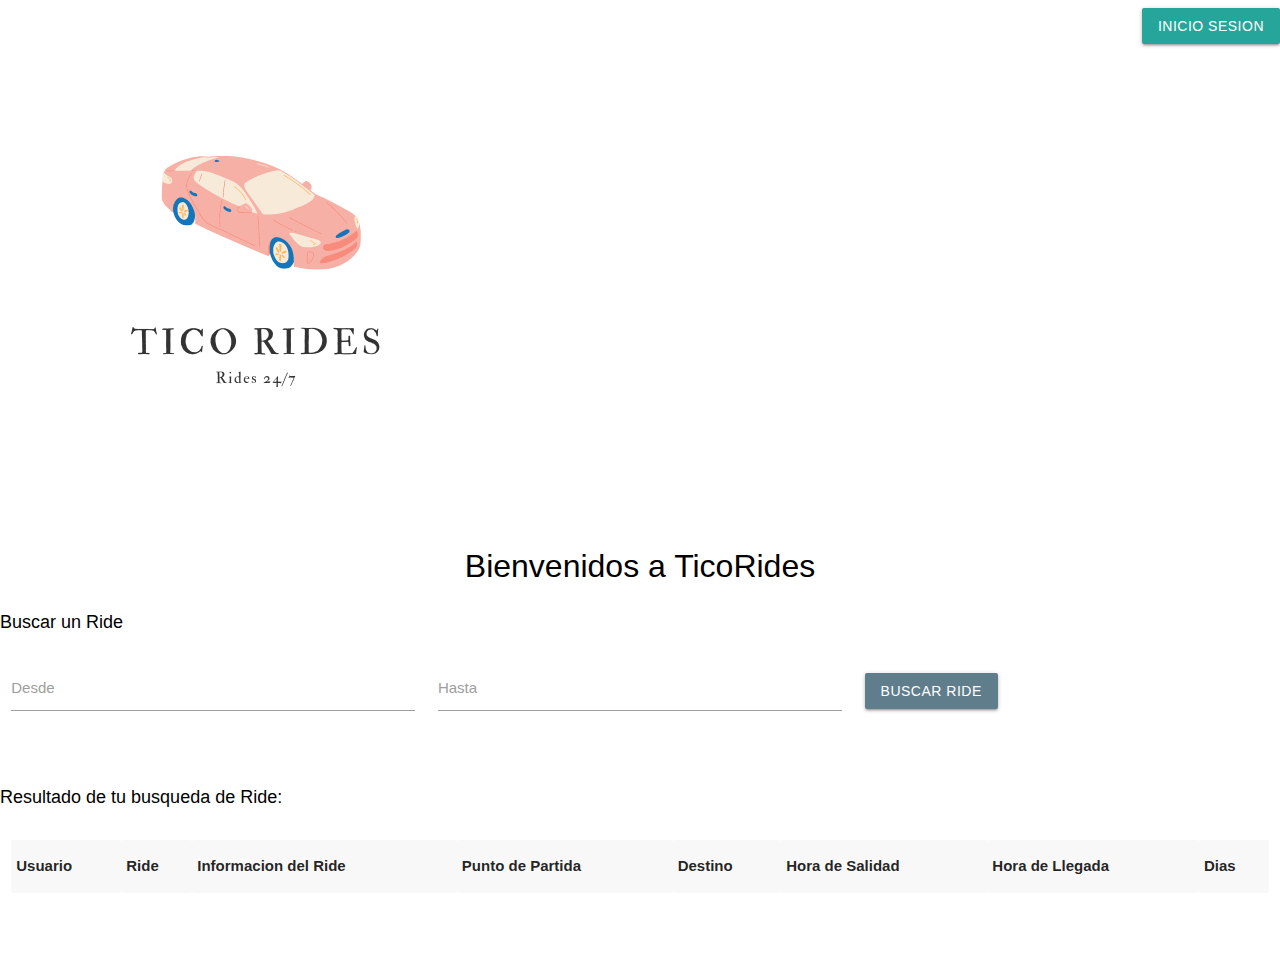
<file: index.html>
<!DOCTYPE html>
<html lang="en">
    <head>
        <meta charset="UTF-8">
        <meta http-equiv="X-UA-Compatible" content="IE=edge">
        <meta name="viewport" content="width=device-width, initial-scale=1.0">
        <title>TicoRides</title>
        <link rel="stylesheet" type="text/css" href="CSS/StyleIndexP.css">
        <link rel="icon" type="imagen/png" href="Ima/imagenRide.png">

        <!-- Compiled and minified CSS -->
        <link rel="stylesheet" href="https://cdnjs.cloudflare.com/ajax/libs/materialize/1.0.0/css/materialize.min.css">
        <!---->
        <!-- Compiled and minified JavaScript -->
        <script src="https://cdnjs.cloudflare.com/ajax/libs/materialize/1.0.0/js/materialize.min.js"></script>
        <!---->
        <!-- logos -->
        <link href="https://fonts.googleapis.com/icon?family=Material+Icons" rel="stylesheet">
        <!--  -->
        <!-- -->
    </head>
    <body onload= "mostrarTablaInforIndex()">
        <form class="responsive-form">
            <div>
                <!--Referencia a la pagina de logion -->
                <a href="PaginadeAutenticación.html" class="btn btn-largered waves-effect waves-light card-panel lue lighten-2 float right"> Inicio sesion</a>
            </div>
            <div>
                <!--Imagen Principal -->
                <img class="responsive-img" src="Ima/imagenRide.png">
            </div>
            <div>
                <!-- TITULO PRINCIPAL-->
                <h1 class="FuenteGrande">Bienvenidos a TicoRides</h1>
                <h3 class="FuentePeque">Buscar un Ride</h3>
            </div>
            <!-- Seguemento para la busca de un lugar a otro de ride, desde - hasta -->
            <div>
                <div class="row">
                    <form class="col s12">
                        <div class="row">
                            <div class="input-field col s3 m4 ">
                                <input id="puntopartida" type="text" class="validate">
                                <label for="puntopartida">Desde</label>
                            </div>
                                <div class="input-field col s3 m4">
                                    <input id="destinollegada" type="text" class="validate">
                                    <label for="destinollegada">Hasta</label>
                                </div>
                                    <div class="input-field col s1 m2">
                                        <a class="btn waves-effect waves-light card-panel blue-grey" onclick="buscarrides()"> Buscar Ride</a>
                                    </div>
                                </div>
                            </div>
                        </div>
                    </form>
                </div>
                <!--Tabla de Resultado de Busqueda de Ride -->
                <div>
                    <h3 class="FuentePeque">Resultado de tu busqueda de Ride:</h3>
                    <div class="row">
                        <div class=" input-field col s12 m12">
                            <table id="tablaindex"class="striped">
                                <tr>
                                    <th>Usuario</th>
                                    <th>Ride</th>
                                    <th>Informacion del Ride</th>
                                    <th>Punto de Partida</th>
                                    <th>Destino</th>
                                    <th>Hora de Salidad</th>
                                    <th>Hora de Llegada</th>
                                    <th>Dias</th>
                                </tr>
                            </table>
                        </div>
                    </div>
                </div>
                <br>
                <br>
            </form>
            <script src="js/ticorides.js"></script>
        </body>
    </html>
</file>
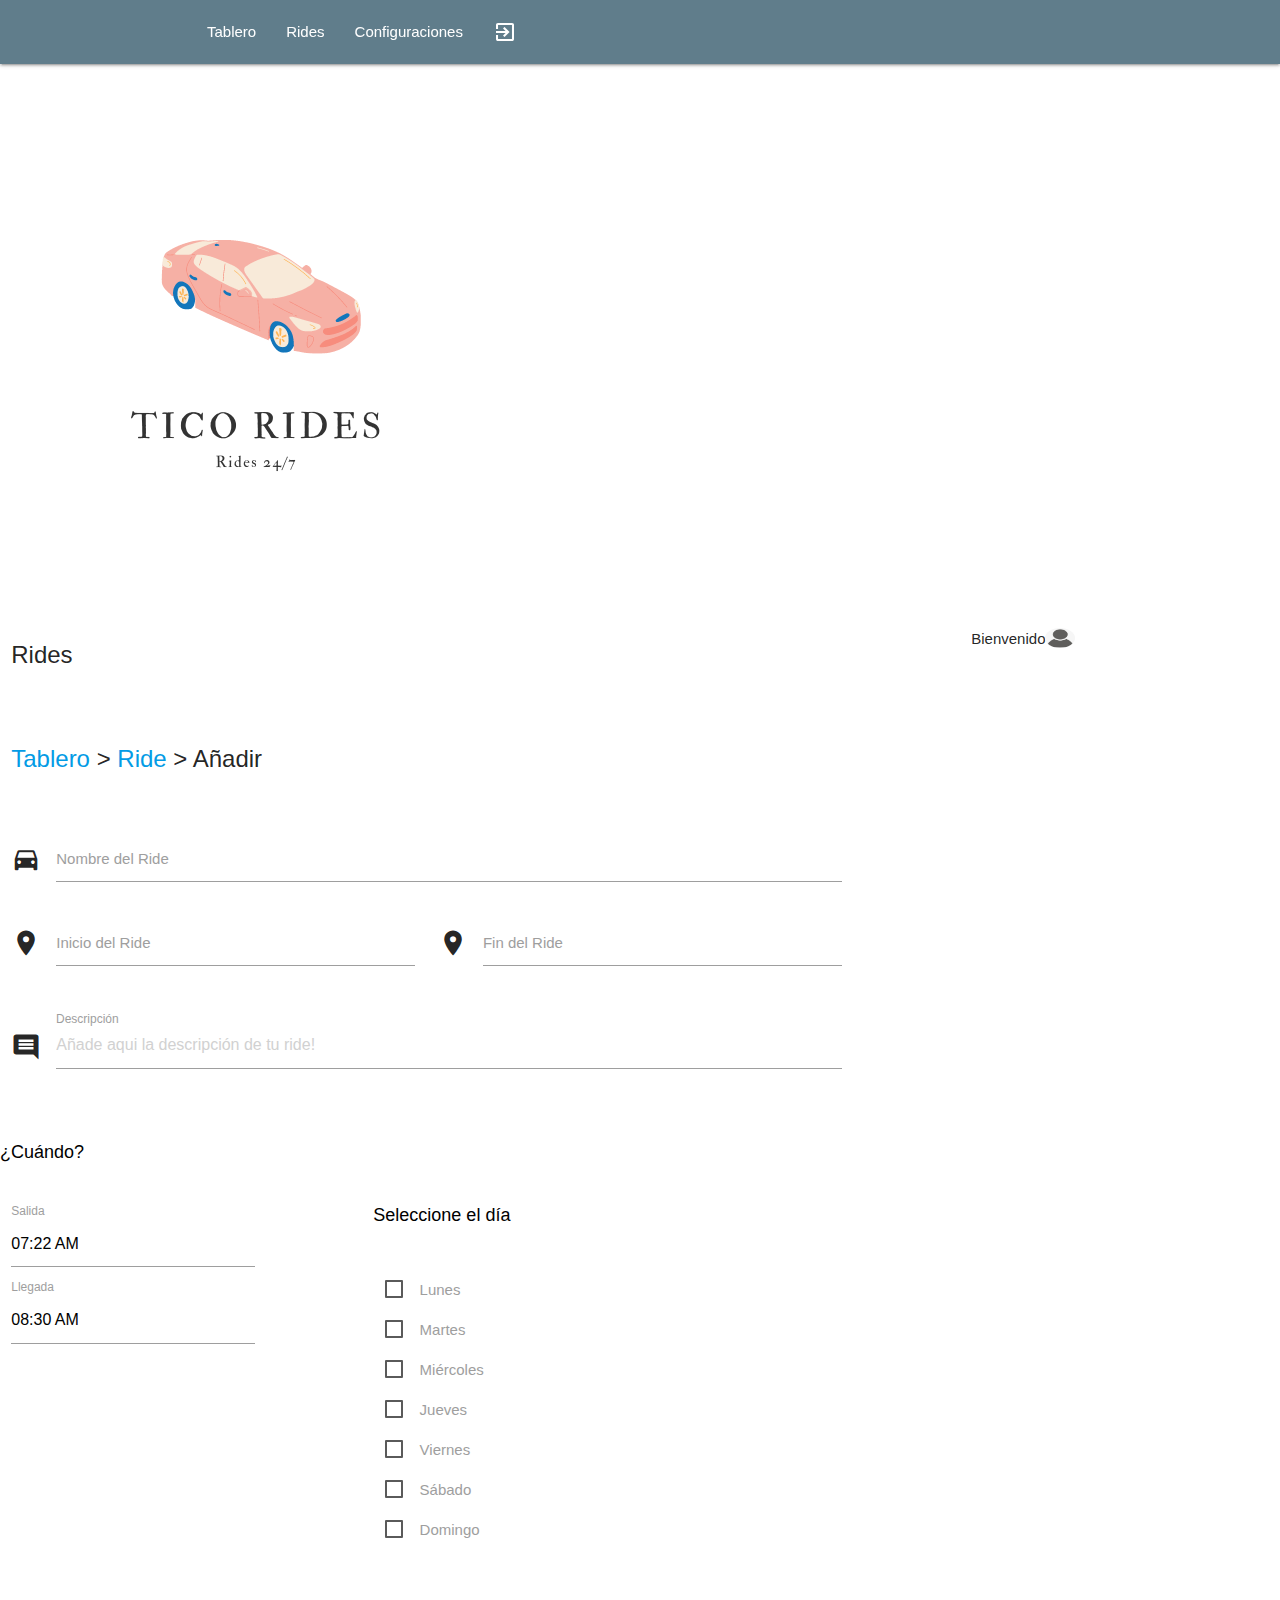
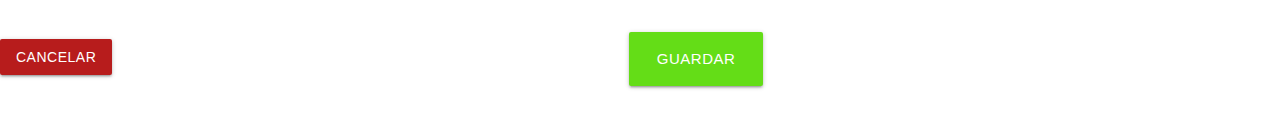
<file: AñadirRide.html>
<!DOCTYPE html>
<html lang="en-ES">
    <head>
        <meta charset="UTF-8">
        <meta http-equiv="X-UA-Compatible" content="IE=edge">
        <meta name="viewport" content="width=device-width, initial-scale=1.0">
        <title>TicoRides</title>
        <link rel="stylesheet" type="text/css" href="CSS/StyleAddRide.css">
        <link rel="icon" type="imagen/png" href="Ima/imagenRide.png">
        <!-- Compiled and minified CSS -->
        <link rel="stylesheet" href="https://cdnjs.cloudflare.com/ajax/libs/materialize/1.0.0/css/materialize.min.css">
        <!-- Compiled and minified JavaScript -->
        <script src="https://cdnjs.cloudflare.com/ajax/libs/materialize/1.0.0/js/materialize.min.js"></script>
        <!-- logos -->
        <link href="https://fonts.googleapis.com/icon?family=Material+Icons" rel="stylesheet">
        <body onload="Nameloger()">
            <form>
                <!-- Menu-->
                <div class="row"> 
                    <div class="col s8 m12"></div>
                    <div class="navbar-fixed">
                     <nav class="blue-grey">
                         <div class="nav-wrapper container">
                             <a href="#" class="brand-logo right"></a>    <!--Logo -->
                             <ul class="left">
                                 <li>
                                     <a href="Tablero.html">Tablero</a> <!--Tablero-->
                                 </li>
                                 <li>
                                     <a href="AñadirRide.html">Rides</a><!--Ride -->
                                 </li>
                                 <li>
                                     <a href="Configuraciones.html">Configuraciones</a> <!--Configuraciones--> 
                                 </li>
                                 <li>
                                     <a onclick="singout()"><i class="material-icons">exit_to_app</i></a>     <!--Cerrar Secion-->
                                     
                                 </li>
                             </ul>
                         </div>
                     </nav>
                 </div>
                </div>
                <!-- Imagen-->
                <div>
                    <img class="responsive-img " src="Ima/imagenRide.png">
                    <br></br>
                </div>
                <!-- Seccion de Informacion-->
                <section>
                    <div class="row">
                        <!-- Txt Tablero-->
                        <div class="col s12 m6 l3">
                            <p class="FuenteGrande text-aling left"> Rides</p>
                        </div>
                        <!-- Sin informacion-->
                        <div class="col s12 m6 l3">
                            <p></p>
                        </div>
                        <div class="col s12 m6 l3">
                            <p></p>
                        </div>
                        <!-- Seccion Bienvenida al Usuario-->
                        <div class="col s12 m6 l3">
                            <p class="text-aling left">
                                Bienvenido
                                <a id="user_name" class="user_name"> Usuario</a>
                            </p>
                            <p class="text-aling left">
                                <img class="circle imgUsu float right" src="Ima/ImaUsu.png">
                            </p>
                        </div>
                    </div>
                </section>
                <!--Menu de seguimiento de ingreso-->
                <div>
                    <div class="row">
                        <form class="col s12">
                            <div class="col 6">
                                <div>
                                    <p class="text-aling left FuenteGrande">
                                        <a href="Tablero.html">Tablero</a>
                                        &gt;
                                        <a href="Ride.html">Ride</a>
                                        &gt; Añadir
                                    </p>
                                </div>
                            </div>
                        </form>
                    </div>
                </div>
                <!--Datos Añadir Ride-->
                <div>
                    <div class="row">
                        <form class="col s12">
                            <div class="row">
                                <!--Nombre Ride-->
                                <div class="input-field col s8 m8 ">
                                    <i class="material-icons prefix">directions_car</i>
                                    <input
                                        id="nombreride"
                                        type="text"
                                        name="nombreride"
                                        class="validate "
                                    >
                                    <label for="nombreride">Nombre del Ride</label>
                                </div>
                                <div class="col s12">
                                    <div class="row">
                                        <!--Inicio Ride-->
                                        <div class="input-field col s5 m4 ">
                                            <i class="material-icons prefix">location_on</i>
                                            <input id="ComienzoRide" type="text" name="ComienzoRide">
                                            <label for="ComienzoRide">Inicio del Ride</label>
                                        </div>
                                            <!--Fin Ride-->
                                            <div class="input-field col s5 m4">
                                                <i class="material-icons prefix">location_on</i>
                                                <input id="FinRide" type="text" name="FinRide">
                                                <label for="FinRide">Fin del Ride</label>
                                            </div>
                
                                        </div>
                                    </div>
                                    <!--Descripsion Ride-->
                                    <div class="input-field col s10 m8">
                                        <i class="material-icons prefix">insert_comment</i>
                                        <textarea
                                            id="descip"
                                            type="text"
                                            name="TextAre"
                                            class="materialize-textarea"
                                            placeholder="Añade aqui la descripción de tu ride!"
                                        ></textarea>
                                        <label for="TextAre">Descripción</label>
                                    </div>
                                </div>
                            </div>
                        </form>
                    </div>
                </div>
                <p class="FuentePeque">¿Cuándo?</p>
                <!--Tiempos de Llegada y Seleccion de los dias-->
                <div class="row">
                    <!--Tiempos de Llegada-->
                    <div class="col s8 m6">
                        <div class="row">
                            <div class="input-field col s5">
                                <div>
                                    <label for="salida">Salida</label>
                                    <input id="salirride" type="datetime"  name="salida" class="timepicker"     value="07:22 AM" >
                                </div>
                                <div>
                                    <label for="llegada">Llegada</label>
                                    <input  id="llegarride"  type="datetime"   name="llegada" class="timepicker"  value="08:30 AM"  >
                                </div>
                            </div>
                            <!-- Seleccion de los dias-->
                            <div class="col s6 push-s2">
                                <div class="row">
                                    <p class="FuentePeque">Seleccione el día</p>
                                    <div class="input-field col s2">
                                        <p>
                                            <!--Lunes-->
                                            <label>
                                                <input id="chbLunes" type="checkbox">
                                                <span>Lunes</span>
                                            </label>
                                        </p>
                                        <p>
                                            <!--Martes-->
                                            <label>
                                                <input id="chbMartes" type="checkbox">
                                                <span>Martes</span>
                                            </label>
                                        </p>
                                        <p>
                                            <!--Miercoles-->
                                            <label>
                                                <input id="chbMiercoles" type="checkbox">
                                                <span>Miércoles</span>
                                            </label>
                                        </p>
                                        <p>
                                            <!--Jueves-->
                                            <label>
                                                <input id="chbJueves" type="checkbox">
                                                <span>Jueves</span>
                                            </label>
                                        </p>
                                        <p>
                                            <!--Viernes-->
                                            <label>
                                                <input id="chbViernes" type="checkbox">
                                                <span>Viernes</span>
                                            </label>
                                        </p>
                                        <p>
                                            <!--Sabado-->
                                            <label>
                                                <input id="chbSabado" type="checkbox">
                                                <span>Sábado</span>
                                            </label>
                                        </p>
                                        <p>
                                            <!--Domingo-->
                                            <label>
                                                <input id="chbDomingo" type="checkbox">
                                                <span>Domingo</span>
                                            </label>
                                        </p>
                                    </div>
                                </div>
                            </div>
                        </div>
                    </div>
                </div>
                <!-- Boton Cancelar -->
                <div class="float left">
                    <a href="Tablero.html" class="btn waves-effect waves-light btn-largered card-panel red darken-4 "> Cancelar</a>
                </div>
                <!-- Boton Guardar -->
                <div class="float center">
                    <button class=" waves-effect waves-light btn-large light-green accent-4" onclick="addRide()"> Guardar</button>
                </div>
                <br>
                <br>
            </form>
            <script src="js/login.js"></script>
            <script src="js/ticorides.js"></script>
            <script>
                     document.addEventListener('DOMContentLoaded', function() {
                    // var elems = document.querySelectorAll('.sidenav');
                    // var instances = M.Sidenav.init(elems);
                    M.AutoInit();
                  });
            </script>
        </body>
    </html>
</file>
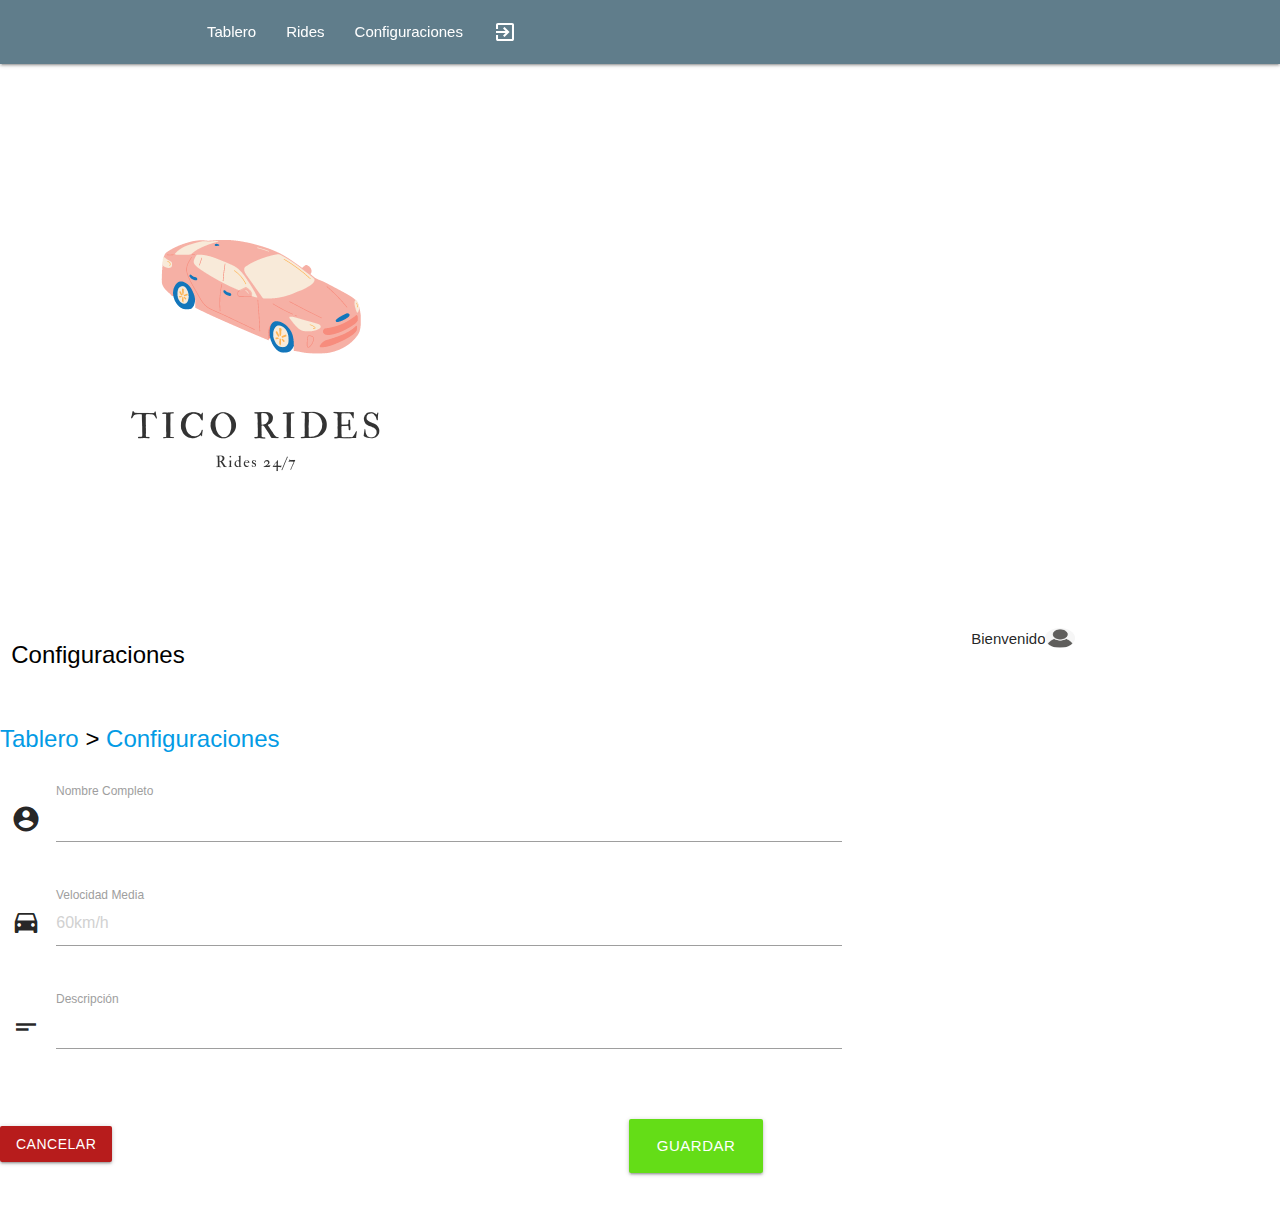
<file: Configuraciones.html>
<!DOCTYPE html>
<html lang="en">
    <head>
        <meta charset="UTF-8">
        <meta http-equiv="X-UA-Compatible" content="IE=edge">
        <meta name="viewport" content="width=device-width, initial-scale=1.0">
        <title>TicoRide</title> <!-- Referencia al CSS -->
         <link rel="stylesheet" type="text/css" href="CSS/SylesS.css">
         <link rel="icon" type="imagen/png" href="Ima/imagenRide.png">
        <!-- Compiled and minified CSS -->
        <link rel="stylesheet" href="https://cdnjs.cloudflare.com/ajax/libs/materialize/1.0.0/css/materialize.min.css">
        <!-- Compiled and minified JavaScript -->
        <script src="https://cdnjs.cloudflare.com/ajax/libs/materialize/1.0.0/js/materialize.min.js"></script>
        <!-- logos -->
        <link href="https://fonts.googleapis.com/icon?family=Material+Icons" rel="stylesheet">
    </head>
    <body onload="Nameloger() , ConfigCarg()">
        <form class="responsive-form">
               <!-- Menu-->
               <div class="row"> 
                   <div class="col s8 m12"></div>
                   <div class="navbar-fixed">
                    <nav class="blue-grey">
                        <div class="nav-wrapper container">
                            <a href="#" class="brand-logo right"></a>    <!--Logo -->
                            <ul class="left">
                                <li>
                                    <a href="Tablero.html">Tablero</a> <!--Tablero-->
                                </li>
                                <li>
                                    <a href="AñadirRide.html">Rides</a><!--Ride -->
                                </li>
                                <li>
                                    <a href="Configuraciones.html">Configuraciones</a> <!--Configuraciones--> 
                                </li>
                                <li>
                                    <a onclick="singout()"><i class="material-icons">exit_to_app</i></a>     <!--Cerrar Secion-->
                                    
                                </li>
                            </ul>
                        </div>
                    </nav>
                </div>
               </div>
            

              <!-- Imagen Logo-->
            <div>
                <img class="responsive-img" src="Ima/imagenRide.png">
                <br></br>
            </div>

       
            <!-- Seccion de Informacion-->
            <section>
                <div class="row">
                       <!-- Txt Configuraciones-->
                    <div class="col s12 m6 l3">
                        <p class="FuenteGrande text-aling left">Configuraciones</p>
                    </div>
                       <!-- Sin informacion-->
                    <div class="col s12 m6 l3"><p></p></div>
                    <div class="col s12 m6 l3"><p> </p></div>
                       <!-- Seccion Bienvenida al Usuario-->
                    <div id=""class="col s12 m6 l3">
                        <p class="text-aling left">
                            Bienvenido
                            <a id="user_name" class="user_name"> Usuario</a>
                        </p>
                        <p class="text-aling left">  <img class="circle imgUsu float right" src="Ima/ImaUsu.png"> </p> 
                    </div>
                </div>     
            </section> 
            
             <!-- Seguimiento miga de pan de las secciones del menu-->
             <div>     <!--Menu de seguimiento de ingreso-->
                <p  class="divRuta FuenteGrande">
                    <a href="Tablero.html">Tablero</a>  &gt;
                    <a href="Configuraciones.html">Configuraciones</a> 
                </p>
            </div>
                
             

            <!-- Caja de Ingreso de Dato Configuraciones/ valign-wrapper(centrar contenido) -->
                 <div>
                    <div class="row">
                         <!-- Nombre Completo -->
                        <form class="col s12">
                            <div class="row">
                                <div class="input-field col s8" >
                                       <i class="material-icons prefix">account_circle</i>
                                        <input type="text" id="nombrecomp_car" name="nombrecomp_car" placeholder="" />
                                        <label for="nombrecomp_car">Nombre Completo</label>
                                </div>
                            </div>
                             <!-- Velocidad -->
                            <div class="row">
                                <div class="input-field col s8">
                                    <i class="material-icons prefix">time_to_leave</i>
                                    <input type="text" id="VelocidadMed_car" name="VelocidadMed_car" placeholder="60km/h" />
                                    <label for="VelocidadMed_car">Velocidad Media</label>
                                </div>
                            </div>
                             <!-- Descripsion -->
                             <div class="row">
                                <div class="input-field col s8">
                                    <i class="material-icons prefix">short_text</i>
                                    <textarea type="text"  id="descip_car" name="descip_car" class="materialize-textarea" placeholder=""></textarea>
                                    <br>
                                    <label for="descip_car">Descripción</label> 
                                </div>
                            </div>
                        </form>
                    </div>
                </div>

             <!-- Boton Cancelar -->
            <div class="float left">
            <a href="Tablero.html" class="btn waves-effect waves-light btn-largered card-panel red darken-4 "> Cancelar </a>
            </div>

             <!-- Boton Guardar -->
            <div class="float center">
                <button class=" waves-effect waves-light btn-large light-green accent-4" onclick="addConfig()" > Guardar</button>
            </div>
            <br>
            <br>
        </form>
       
         <!-- Referencia al JS -->
         <script src="js/login.js"></script>
         <script src="js/ticorides.js"></script>
         <!-- Referencia a Materialize para menu-->
         <script> 
            document.addEventListener('DOMContentLoaded', function() {
           // var elems = document.querySelectorAll('.sidenav');
           // var instances = M.Sidenav.init(elems);
           M.AutoInit();
         });
       </script>
    </body>
</html>
</file>
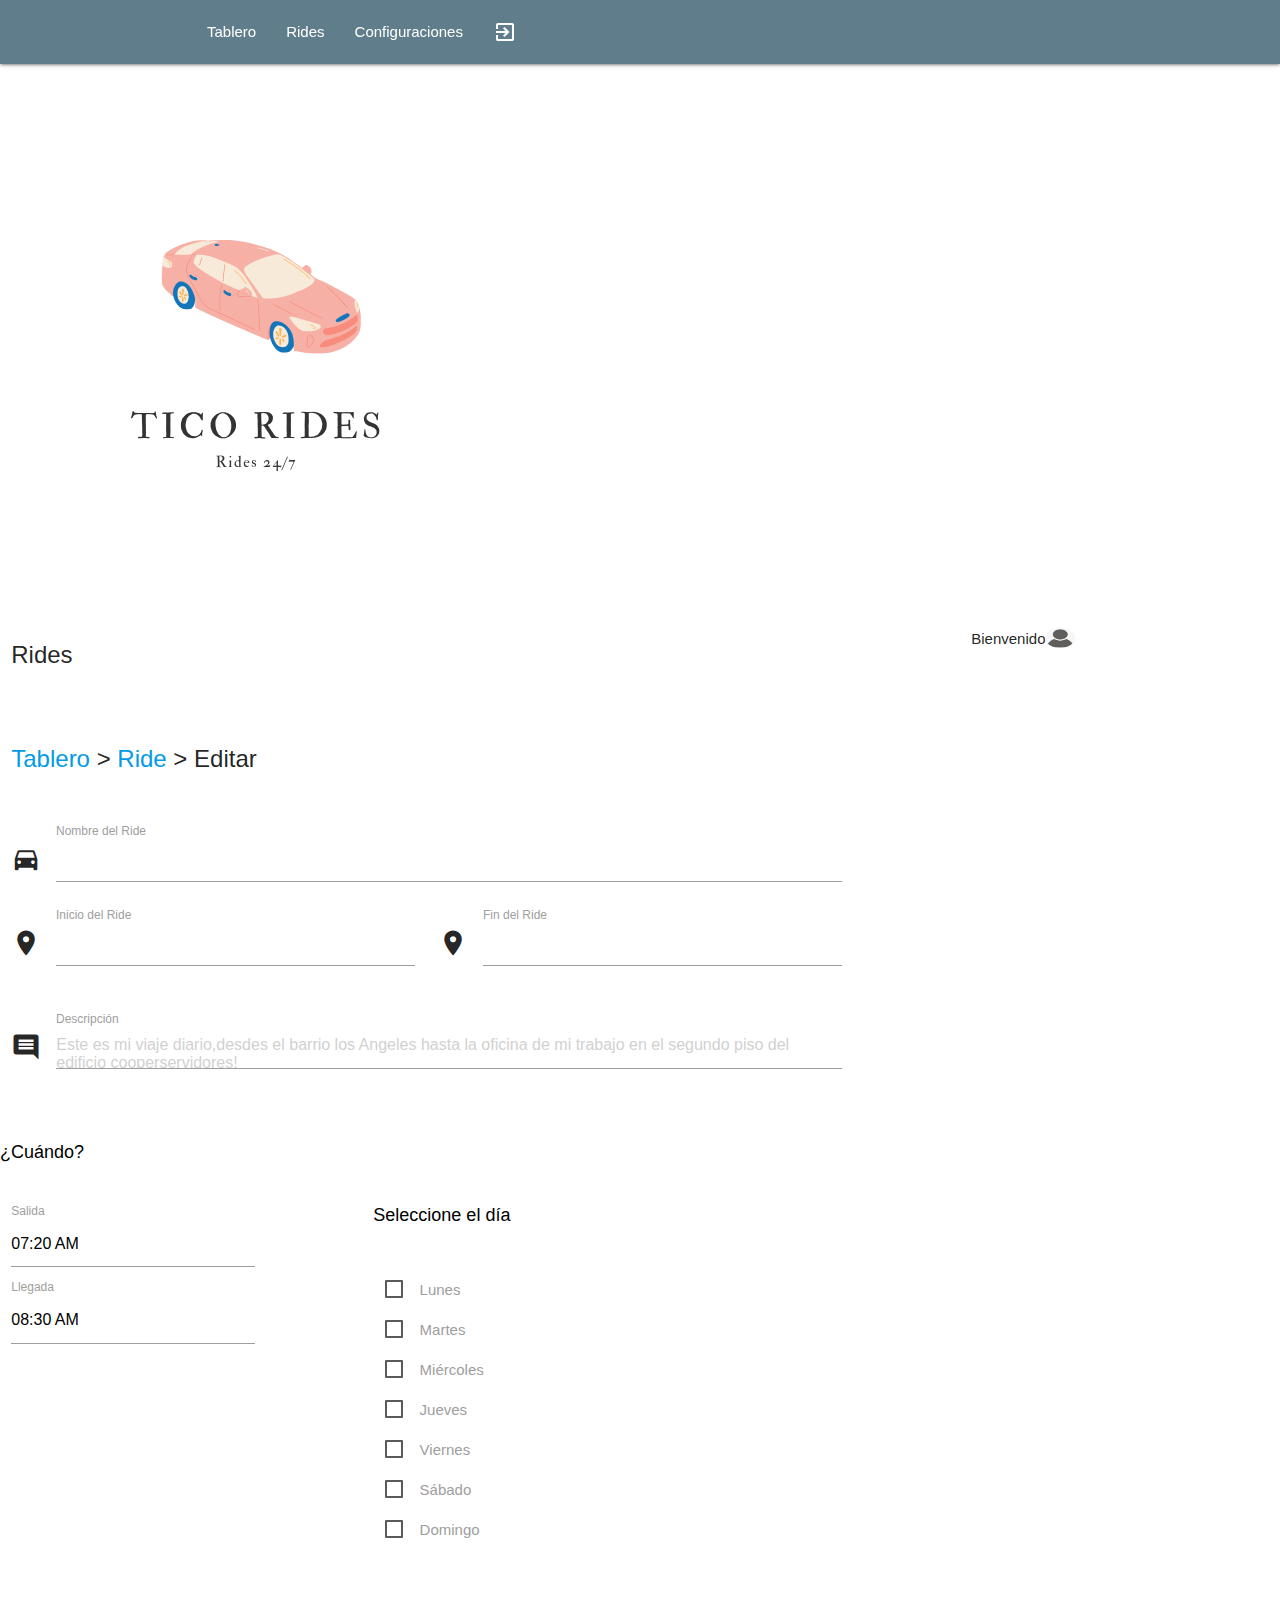
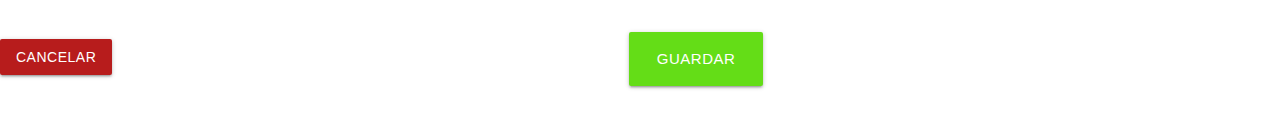
<file: EditarRide.html>
<!DOCTYPE html>
<html lang="en">
    <head>
        <meta charset="UTF-8">
        <meta http-equiv="X-UA-Compatible" content="IE=edge">
        <meta name="viewport" content="width=device-width, initial-scale=1.0">
        <title>TicoRides</title>
        <link rel="stylesheet" type="text/css" href="CSS/StyleEditarRide.css">
        <link rel="icon" type="imagen/png" href="Ima/imagenRide.png">
        <!-- Compiled and minified CSS -->
        <link rel="stylesheet" href="https://cdnjs.cloudflare.com/ajax/libs/materialize/1.0.0/css/materialize.min.css">
        <!-- Compiled and minified JavaScript -->
        <script src="https://cdnjs.cloudflare.com/ajax/libs/materialize/1.0.0/js/materialize.min.js"></script>
        <!-- logos -->
        <link href="https://fonts.googleapis.com/icon?family=Material+Icons" rel="stylesheet">
    </head>
    <body onload=" Nameloger(), CargarEditarInfo() ">
        <form>
            <!-- Menu-->
            <div class="row"> 
                <div class="col s8 m12"></div>
                <div class="navbar-fixed">
                 <nav class="blue-grey">
                     <div class="nav-wrapper container">
                         <a href="#" class="brand-logo right"></a>    <!--Logo -->
                         <ul class="left">
                             <li>
                                 <a href="Tablero.html">Tablero</a> <!--Tablero-->
                             </li>
                             <li>
                                 <a href="AñadirRide.html">Rides</a><!--Ride -->
                             </li>
                             <li>
                                 <a href="Configuraciones.html">Configuraciones</a> <!--Configuraciones--> 
                             </li>
                             <li>
                                 <a onclick="singout()"><i class="material-icons">exit_to_app</i></a>     <!--Cerrar Secion-->
                                 
                             </li>
                         </ul>
                     </div>
                 </nav>
             </div>
            </div>
            <!-- Imagen-->
            <div>
                <img class="responsive-img " src="Ima/imagenRide.png">
                <br></br>
            </div>
            <!-- Seccion de Informacion-->
            <section>
                <div class="row">
                    <!-- Txt Tablero-->
                    <div class="col s12 m6 l3">
                        <p class="FuenteGrande text-aling left"> Rides</p>
                    </div>
                    <!-- Sin informacion-->
                    <div class="col s12 m6 l3">
                        <p></p>
                    </div>
                    <div class="col s12 m6 l3">
                        <p></p>
                    </div>
                    <!-- Seccion Bienvenida al Usuario-->
                    <div class="col s12 m6 l3">
                        <p class="text-aling left">
                            Bienvenido
                            <a id="user_name" class="user_name"> Usuario</a>
                        </p>
                        <p class="text-aling left">
                            <img class="circle imgUsu float right" src="Ima/ImaUsu.png">
                        </div>
                    </div>
                </section>
                <!--Menu de seguimiento de ingreso-->
                <div>
                    <div class="row">
                        <form class="col s12">
                            <div class="col 6">
                                <div>
                                    <p class="text-aling left FuenteGrande">
                                        <a href="Tablero.html">Tablero</a>
                                        &gt;
                                        <a href="Ride.html">Ride</a>
                                        &gt; Editar
                                    </p>
                                </div>
                            </div>
                        </form>
                    </div>
                </div>
                <!--Datos Añadir Ride-->
                <div>
                    <div class="row">
                        <form class="col s12">
                            <div class="row">
                                <!--Nombre Ride-->
                                <div class="input-field col s8 m8 ">
                                    <i class="material-icons prefix">directions_car</i>
                                    <input
                                        type="text"
                                        name="nombreride"
                                        id="Nombre_Ride"
                                        class="validate "
                                        placeholder=""
                                    >
                                    <label for="nombreride">Nombre del Ride</label>
                                </div>
                                <div class="col s12">
                                    <div class="row">
                                        <!--Inicio Ride-->
                                        <div class="input-field col s5 m4 ">
                                            <i class="material-icons prefix">location_on</i>
                                            <input type="text" name="ComienzoRide" id="Comienzo_Ride" placeholder="">
                                            <label for="ComienzoRide">Inicio del Ride</label>
                                        </div>
                                        <!--Fin Ride-->
                                        <div class="input-field col s5 m4">
                                            <i class="material-icons prefix">location_on</i>
                                            <input type="text" name="FinRide" id="Fin_Ride" placeholder="">
                                            <label for="FinRide">Fin del Ride</label>
                                        </div>
                                    </div>
                                </div>
                                <!--Descripsion Ride-->
                                <div class="input-field col s10 m8">
                                    <i class="material-icons prefix">insert_comment</i>
                                    <textarea
                                        id="descip_info"
                                        type="text"
                                        name="TextAre"
                                        class="materialize-textarea"
                                        placeholder="Este es mi viaje diario,desdes el barrio los Angeles hasta la oficina de mi trabajo en el segundo piso del edificio cooperservidores! "
                                    ></textarea>
                                    <label for="TextAre">Descripción</label>
                                </div>
                            </div>
                        </div>
                    </form>
                </div>
            </div>
           
           
            <p class="FuentePeque">¿Cuándo?</p>
            <!--Tiempos de Llegada y Seleccion de los dias-->
            <div class="row">
                <!--Tiempos de Llegada-->
                <div class="col s6">
                    <div class="row">
                        <div class="input-field col s8 m5">
                            <div>
                                <label for="salida">Salida</label>
                                <input
                                    id="tiemsali"
                                    type="datetime"
                                    name="salida"
                                    class="timepicker"
                                    value="07:20 AM"
                                    
                                >
                            </div>
                            <div>
                                <label for="llegada">Llegada</label>
                                <input
                                    id="tiemlleg"
                                    type="datetime"
                                    name="llegada"
                                    class="timepicker"
                                    value="08:30 AM"
                                >
                            </div>
                        </div>
                        <!-- Seleccion de los dias-->
                        <div class="col s4 m6 push-s2 push-m2">
                            <div class="row">
                                <p class="FuentePeque">Seleccione el día</p>
                                <div class="input-field col s2">
                                    <p>
                                        <!--Lunes-->
                                        <label>
                                            <input id="chbLunes" type="checkbox">
                                            <span>Lunes</span>
                                        </label>
                                    </p>
                                    <p>
                                        <!--Martes-->
                                        <label>
                                            <input  id="chbMartes" type="checkbox">
                                            <span>Martes</span>
                                        </label>
                                    </p>
                                    <p>
                                        <!--Miercoles-->
                                        <label>
                                            <input id="chbMiercoles" type="checkbox">
                                            <span>Miércoles</span>
                                        </label>
                                    </p>
                                    <p>
                                        <!--Jueves-->
                                        <label>
                                            <input id="chbJueves" type="checkbox">
                                            <span>Jueves</span>
                                        </label>
                                    </p>
                                    <p>
                                        <!--Viernes-->
                                        <label>
                                            <input  id="chbViernes" type="checkbox">
                                            <span>Viernes</span>
                                        </label>
                                    </p>
                                    <p>
                                        <!--Sabado-->
                                        <label>
                                            <input  id="chbSabado" type="checkbox">
                                            <span>Sábado</span>
                                        </label>
                                    </p>
                                    <p>
                                        <!--Domingo-->
                                        <label>
                                            <input  id="chbDomingo" type="checkbox">
                                            <span>Domingo</span>
                                        </label>
                                    </p>
                                </div>
                            </div>
                        </div>
                    </div>
                </div>
            </div>
            <!-- Boton Cancelar -->
            <div class="float left">
                <a href="Tablero.html" class="btn waves-effect waves-light btn-largered card-panel red darken-4 "> Cancelar</a>
            </div>
            <!-- Boton Guardar -->
            <div class="float center">
                <button class=" waves-effect waves-light btn-large light-green accent-4 " onclick="moficarinfo()"> Guardar</button>
            </div>
            <br>
            <br>
        </form>
        <script src="js/login.js"></script>
        <script src="js/ticorides.js"></script>
        <script>
                 document.addEventListener('DOMContentLoaded', function() {
                // var elems = document.querySelectorAll('.sidenav');
                // var instances = M.Sidenav.init(elems);
                M.AutoInit();
              });
        </script>
    </body>
</html>
</file>
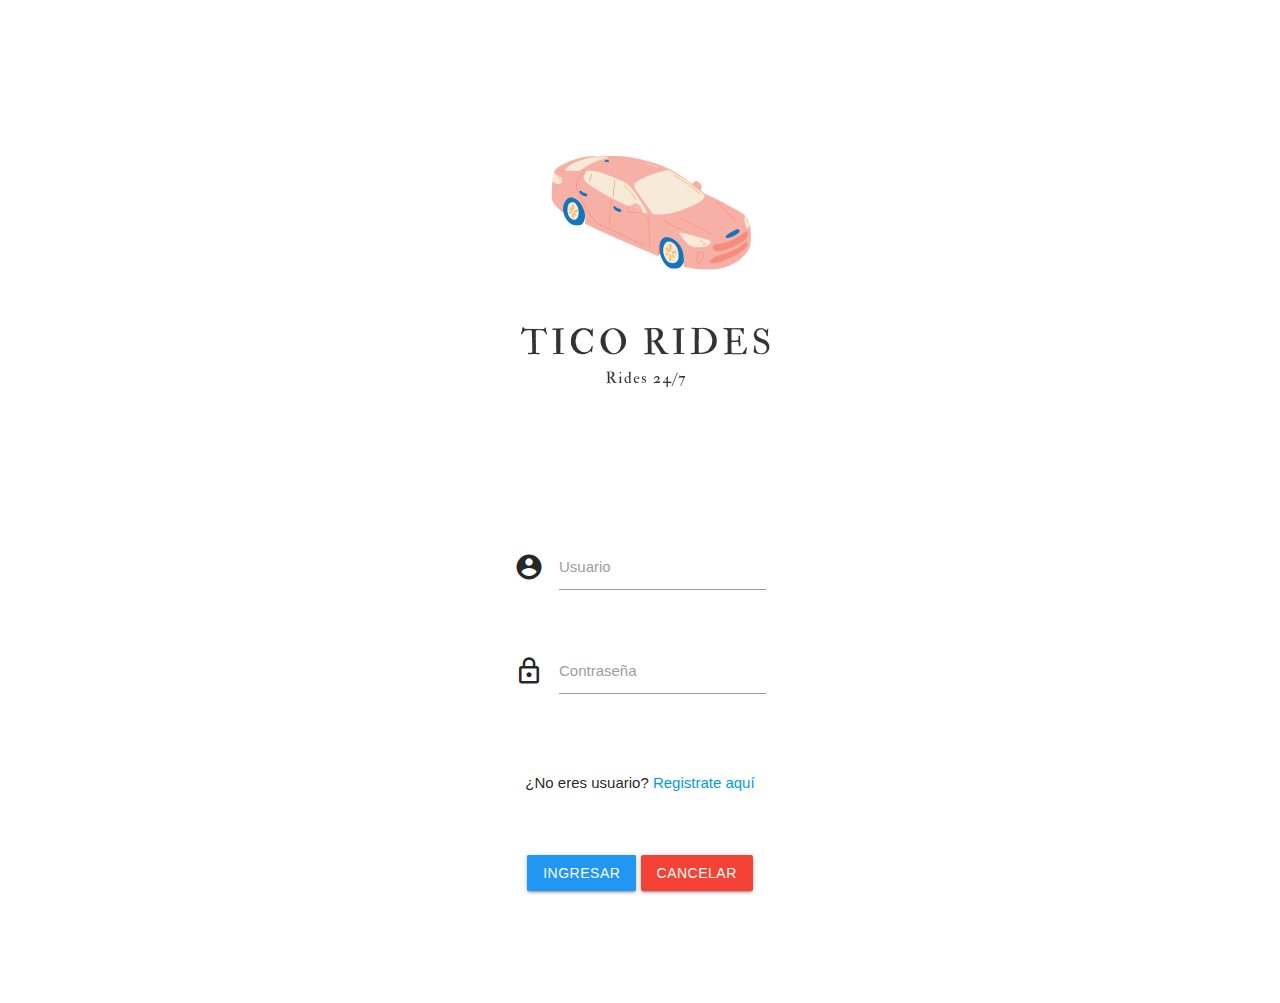
<file: PaginadeAutenticación.html>
<!DOCTYPE html>
<html lang="en-ES">
    <head>
        <meta charset="UTF-8">
        <meta http-equiv="X-UA-Compatible" content="IE=edge">
        <meta name="viewport" content="width=device-width, initial-scale=1.0">
        <title>TicoRides</title>
        <link rel="icon" type="imagen/png" href="Ima/imagenRide.png">
        <!-- <link rel="stylesheet" type="text/css" href="CSS/StylesLogin.css"> Referencia al CSS  -->
        <!-- Compiled and minified CSS -->
        <link rel="stylesheet" href="https://cdnjs.cloudflare.com/ajax/libs/materialize/1.0.0/css/materialize.min.css">
        <!-- Compiled and minified JavaScript -->
        <script src="https://cdnjs.cloudflare.com/ajax/libs/materialize/1.0.0/js/materialize.min.js"></script>
        <!-- logos -->
        <link href="https://fonts.googleapis.com/icon?family=Material+Icons" rel="stylesheet">
    </head>
    <body>
        <!--form resposive -->
        <form class="resposive-form ">
            <!-- imagen responsive -->
            <div class="float center">
                <img class="responsive-img" src="Ima/imagenRide.png">
                <br></br>
            </div>
            <!-- Caja de Ingreso de Datos/ valign-wrapper(centrar contenido) -->
            <div class="valign-wrapper">
                <div class="row ">
                    <!-- Username -->
                    <form class="col s12 valign-wrapper">
                        <div class="row">
                            <div class="input-field col s12 ">
                                <i class="material-icons prefix">account_circle</i>
                                <input id="user" type="text" class="validate ">
                                <label for="Usuario">Usuario</label>
                            </div>
                        </div>
                        <!-- Contraseña -->
                        <div class="row">
                            <div class="input-field col s12">
                                <i class="material-icons prefix">lock_outline</i>
                                <input id="pass" type="password" class="validate">
                                <label for="Contra">Contraseña</label>
                            </div>
                        </div>
                    </form>
                </div>
            </div>
            <!-- Preguntar si es usuario o no?  -->
            <div class="text-aling center">
                <p> ¿No eres usuario?
                    <a href="RegistrodeUsuarios.html"> Registrate aquí</a>
                </p>
                <br></br>
            </div>
            <!-- Boton login  -->
            <div class="float center">
                <button
                    class="btn blue waves-effect waves-light pulse"
                    type="button"
                    value="Ingresar"
                    id="Ingresar"
                    onclick="validarusuario()"
                >Ingresar</button>
                <button class="btn red" type="button" value="Cancelar" id="Cancelar" onclick="location.href='index.html'">Cancelar</button>
            </div>
            <br>
            <br>
            <br>
            <br>
            <br>
        </form>
        <!-- Referencia JS USUARIOS  -->
        <script src="js/login.js"></script>
    </body>
</html>
</file>
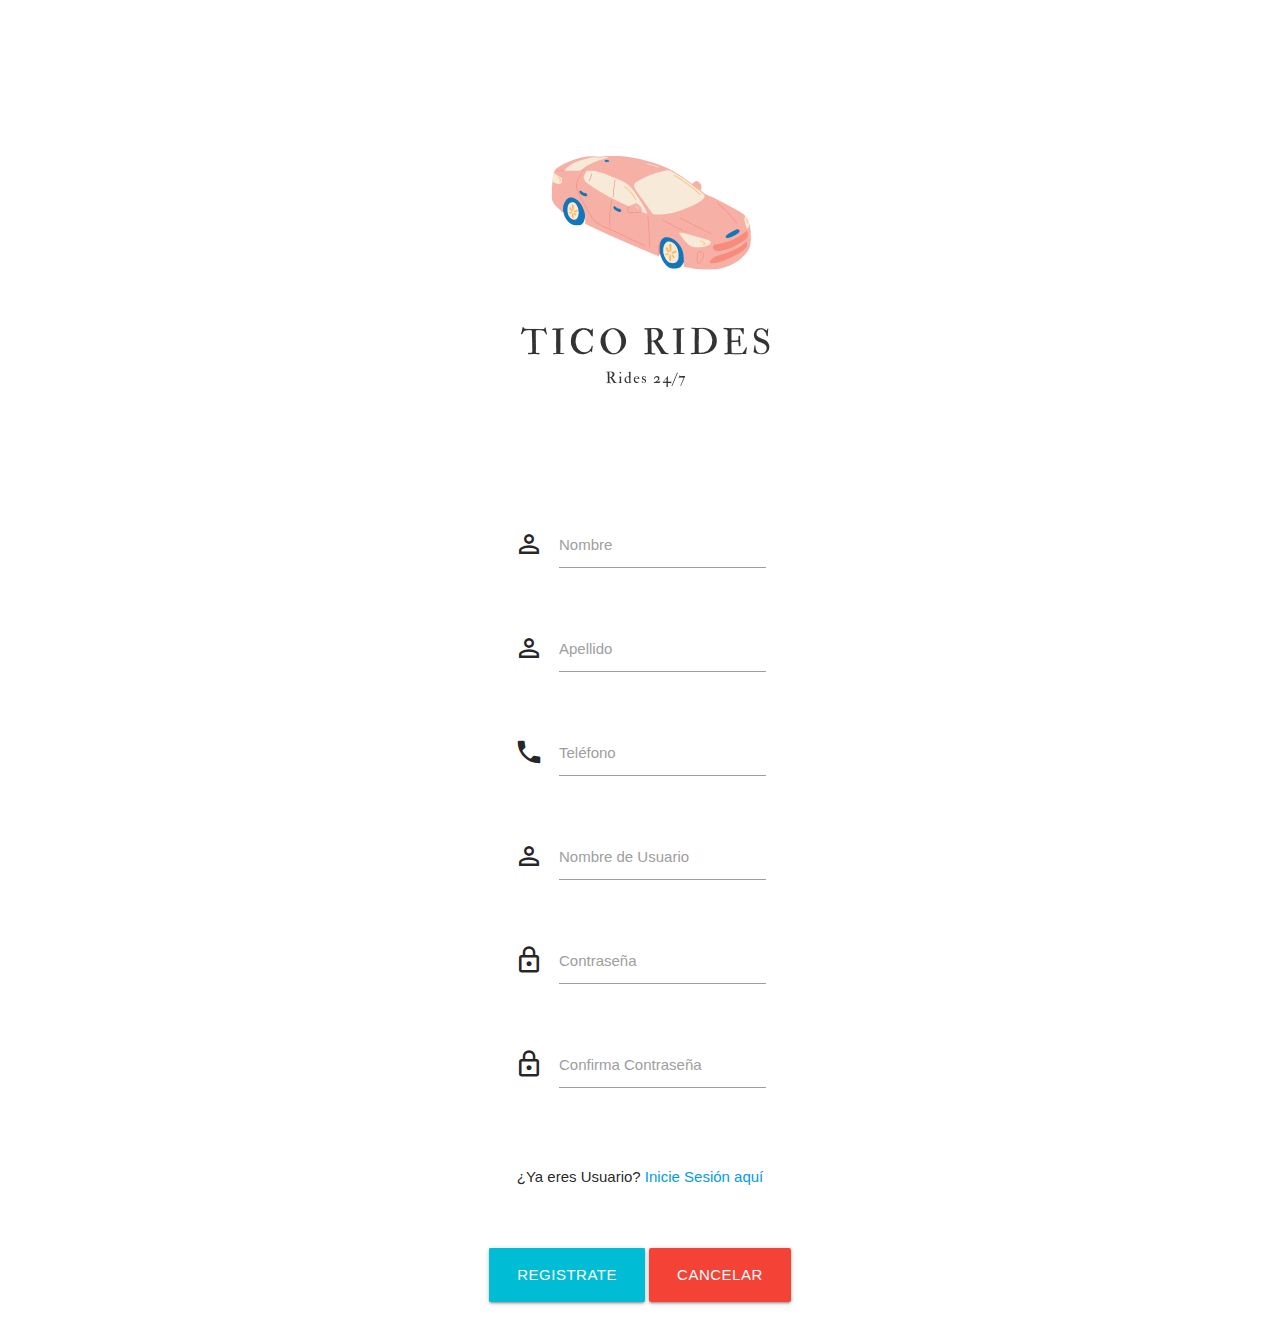
<file: RegistrodeUsuarios.html>
<!DOCTYPE html>
<html lang="en">
    <head>
        <meta charset="UTF-8">
        <meta http-equiv="X-UA-Compatible" content="IE=edge">
        <meta name="viewport" content="width=device-width, initial-scale=1.0">
        <title>TicoRides</title>
         <link rel="stylesheet" type="text/css" href="CSS/StylesRegistro.css" /> 
         <link rel="icon" type="imagen/png" href="Ima/imagenRide.png">
        <!-- Compiled and minified CSS -->
        <link rel="stylesheet" href="https://cdnjs.cloudflare.com/ajax/libs/materialize/1.0.0/css/materialize.min.css">
        <!-- Compiled and minified JavaScript -->
        <script src="https://cdnjs.cloudflare.com/ajax/libs/materialize/1.0.0/js/materialize.min.js"></script>
        <!-- logos -->
        <link href="https://fonts.googleapis.com/icon?family=Material+Icons" rel="stylesheet">
    </head>
    <body>
         <!--form resposive -->
        <form class="resposive-form ">
            <!--Imagen Principal -->
            <div class="float center"> <img class="responsive-img " src="Ima/imagenRide.png"> </div>

             <!-- Caja de Ingreso de Datos/ valign-wrapper(centrar contenido) -->
            <div class="valign-wrapper">
                <div class="row ">
                    <!-- Nombre -->
                    <form class="col s12 valign-wrapper">
                        <div class="row">
                            <div class="input-field col s10 m12 ">
                                <i class="material-icons prefix">perm_identity</i>
                                <input type="text" name="Name" id="inputFirstName">
                                <label for="Name">Nombre</label>
                            </div>
                        </div>
                        <div class="row">
                             <!-- Apellido -->
                            <div class="input-field col s10 m12">
                                <i class="material-icons prefix">perm_identity</i>
                                <input type="text" name="LastName" id="inputLastName">
                                <label for="LastName">Apellido</label>
                            </div>
                        </div>
                        <div class="row">
                             <!-- Telefono -->
                            <div class="input-field col s10 m12">
                                <i class="material-icons prefix">phone</i>
                                <input type="text" name="phone" id="inputPhone">
                                <label for="phone">Teléfono</label>
                            </div>
                        </div>
                        <div class="row">
                             <!-- Nombre de Usuario -->
                            <div class="input-field col s10 m12">
                                <i class="material-icons prefix">perm_identity</i>
                                <input i type="text" name="username" id="inputUserName">
                                <label for="username">Nombre de Usuario</label>
                                <div id="invalid" hidden> Elija un Nombre de usuario distinto, este ya se encuentra registrado </div>
                            </div>
                        </div>
                        <div class="row">
                             <!-- Contraseña -->
                            <div class="input-field col s10 m12">
                                <i class="material-icons prefix">lock_outline</i>
                                <input type="password" name="password" id="password">
                                <label for="password">Contraseña</label>
                            </div>
                        </div>
                        <div class="row">
                             <!-- Contraseña Confirmada -->
                            <div class="input-field col s10 m12">
                                <i class="material-icons prefix">lock_outline</i>
                                <input type="password" name="newpassword" id="newpassword">
                                <label for="newpassword">Confirma Contraseña</label>
                            </div>
                        </div>
                    </form>
                </div>
            </div>

             <!--Pregunta si ya eres Usuario sino que inicie seccion -->
            <div class="text-aling center">
                <p>¿Ya eres Usuario? <a href="PaginadeAutenticación.html">Inicie Sesión aquí </a> </p>
                <br></br>
            </div>

             <!--Boton para registarse y cancelar -->
            <div class="float center">
                <button class="waves-effect waves-light btn-large cyan pulse" onclick=" addUser()">Registrate</button>
                <button class="btn red  btn-large" type="button" value="Cancelar" id="Cancelar" onclick="location.href='index.html'">Cancelar</button>
                <br>
                <br>
            </div>         
        </div>
    </form>
    <script src="js/login.js"></script>
</body>
</html>
</file>
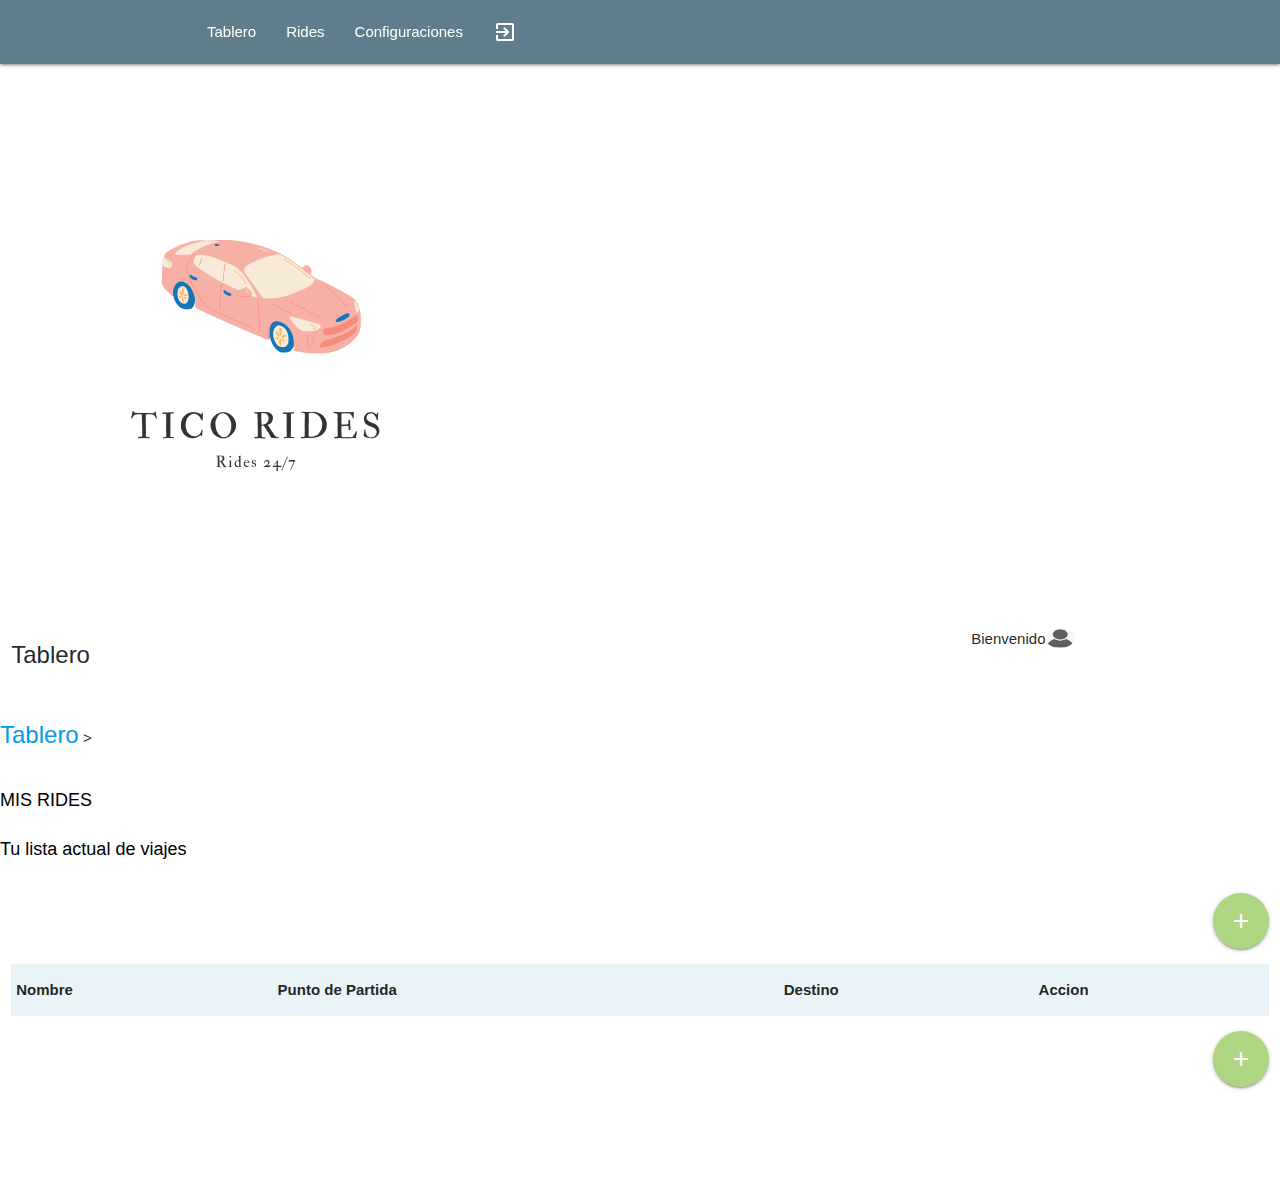
<file: Tablero.html>
<!DOCTYPE html>
<html>
    <head>
        <meta charset="UTF-8">
        <meta name="viewport" content="width=device-width, initial-scale=1.0">
        <title>TicoRide</title>
        <link rel="stylesheet" type="text/css" href="CSS/StyleDash.css">
        <link rel="icon" type="imagen/png" href="Ima/imagenRide.png">
        <!-- Referencia al CSS -->
        <!-- Compiled and minified CSS -->
        <link rel="stylesheet" href="https://cdnjs.cloudflare.com/ajax/libs/materialize/1.0.0/css/materialize.min.css">
        <!-- Compiled and minified JavaScript -->
        <script src="https://cdnjs.cloudflare.com/ajax/libs/materialize/1.0.0/js/materialize.min.js"></script>
        <!-- logos -->
        <link href="https://fonts.googleapis.com/icon?family=Material+Icons" rel="stylesheet">
    </head>
    <body onload=" CargarTableInfo(), Nameloger()">
        <div class="row">
            <div class="col s8 m12"></div>
            <div class="navbar-fixed">
                <nav class="blue-grey">
                    <div class="nav-wrapper container">
                        <a href="#" class="brand-logo right"></a>
                        <!--Logo -->
                        <ul class="left">
                            <li>
                                <a href="Tablero.html">Tablero</a>
                                <!--Tablero-->
                            </li>
                            <li>
                                <a href="AñadirRide.html">Rides</a>
                                <!--Ride -->
                            </li>
                            <li>
                                <a href="Configuraciones.html">Configuraciones</a>
                                <!--Configuraciones-->
                            </li>
                            <li>
                                <a onclick="singout()">
                                    <i class="material-icons">exit_to_app</i>
                                </a>
                                <!--Cerrar Secion-->
                            </li>
                        </ul>
                    </div>
                </nav>
            </div>
        </div>
        <!-- Imagen-->
        <div>
            <img class="responsive-img " src="Ima/imagenRide.png">
            <br></br>
        </div>
        <!-- Seccion de Informacion-->
        <section>
            <div class="row">
                <!-- Txt Tablero-->
                <div class="col s12 m6 l3">
                    <p class="FuenteGrande text-aling left"> Tablero</p>
                </div>
                <!-- Sin informacion-->
                <div class="col s12 m6 l3">
                    <p></p>
                </div>
                <div class="col s12 m6 l3">
                    <p></p>
                </div>
                <!-- Seccion Bienvenida al Usuario-->
                <div class="col s12 m6 l3">
                    <p class="text-aling left">
                        Bienvenido
                        <a id="user_name" class="user_name"> Usuario</a>
                    </p>
                    <p class="text-aling left">
                        <img class="circle imgUsu float right" src="Ima/ImaUsu.png">
                    </p>
                </div>
            </div>
        </section>
        <!--Menu de seguimiento de ingreso-->
        <div>
            <p class=" divRuta ">
                <a class="FuenteGrande" href="Tablero.html">Tablero</a>
                &gt;
            </p>
        </div>
        <!--Informacion-->
        <div class="float left">
            <h4 class="FuentePeque"> MIS RIDES</h4>
        </div>
        <br>
        <br>
        <br>
        <div>
            <form>
                <span class=" FuentePeque">Tu lista actual de viajes</span>
                <div class="row">
                    <div class=" input-field col s12 m12">
                        <p align="right">
                            <a class="btn-floating btn-large waves-effect waves-light light-green lighten-2" href="AñadirRide.html">
                                <i class="material-icons">add</i>
                            </a>
                        </p>
                        <table id="tableroPri" class="centered highlight striped light-blue lighten-5">
                            <tr>
                                <th>Nombre</th>
                                <th>Punto de Partida</th>
                                <th>Destino</th>
                                <th>Accion</th>
                            </tr>
                        </table>
                        <p align="right">
                            <a class="btn-floating btn-large waves-effect waves-light light-green lighten-2" href="AñadirRide.html">
                                <i class="material-icons">add</i>
                            </a>
                        </p>
                    </div>
                </div>
            </form>
            <br>
            <br>
            <script src="js/login.js"></script>
            <script src="js/ticorides.js"></script>
            <script>
         document.addEventListener('DOMContentLoaded', function() {
        // var elems = document.querySelectorAll('.sidenav');
        // var instances = M.Sidenav.init(elems);
        ///Comenta
        M.AutoInit();
      });
            </script>
        </body>
    </html>
</file>
<file: CSS/StyleIndexP.css>
.FuenteGrande{
  font-size: xx-large;
  color: black;
  font-weight: normal;
  font-family: Arial, Helvetica, sans-serif;
  text-align: center;

}

.FuentePeque{
  font-size: large;
  color: black;
  font-weight: normal;
  font-family: Arial, Helvetica, sans-serif;
  text-align: left;
}
</file>
<file: CSS/StyleAddRide.css>
/*body {
  font-family: arial;
  float: left;
}

img {

  width: 600px;
  height: 300px;
}

.imgUsu {

  width: 30px;
  height: 20px;
  float: right;
  padding-top: 20px;
  padding-left: 14px;
}


.menu {
  font-weight: 600;
  list-style: none;
  padding: 0;
  background: #646666;
  width: 90%;
  max-width: 500px;
  margin: auto;
  text-align: center;
  border-radius: 35px;

}

.menu li a {
  text-decoration: none;
  color: white;
  padding: 20px;
  display: block;
}

.menu li {
  display: inline-block;
  text-align: center;
}

.menu li a:hover {
  background: #548fef;
}

h2 {
  font-family: Arial;

}

h3 {
  font-family: Arial;
  text-align: center;
  padding-left: 14px;
}

h4 {
  font-family: Arial;
  text-align: right;
  padding-left: 14px;
}




label {
  font-family: Arial;
  font-size: 15px;
  font-weight: 600;

}

textarea {
  width: 600px;
  height: 100px;
  border: 2px solid #030303;
  font-size: 10pt;
}

.labelCuando {
  font-family: Arial;
  font-size: 15px;
  font-weight: 400;
  text-align: left;
}

#divI {
  float: left;

}
#divRuta{
  text-align: left;
}

#divD {
  float: right;
  width: 300px;
  display: flex;

}

#divDD {
  float: right;
  width: 200px;
  padding: auto;
}

button {
  text-decoration: none;
  font-weight: 600;
  font-size: 12px;
  color: #f5f5f5;
  padding-top: 10px;
  padding-bottom: 10px;
  padding-left: 20px;
  padding-right: 20px;
  background-color: #0f9216;
  border-color: #d8d8d8;
  border-width: 3px;
  border-style: solid;
  border-radius: 35px;
  float: right;

}*/


.imgUsu {
	width: 30px;
	height: 20px;

}

.FuenteGrande{
	font-size: x-large;
	font-weight: normal;
	font-family: Arial, Helvetica, sans-serif;
	text-align: center;
  
  }
  
  .FuentePeque{
	font-size: large;
	color: black;
	font-weight: normal;
	font-family: Arial, Helvetica, sans-serif;
	text-align: left;
  }

  .Tamaño {
    width: 1550px;
    height: 550px;
  }
</file>
<file: CSS/SylesS.css>
/*body {
	font-family: arial;
	float: left;
	break-before: auto;

}

img {

	width: 600px;
	height: 300px;

}


.menu {
	font-weight: 600;
	list-style: none;
	padding: 0;
	background: #646666;
	width: 90%;
	max-width: 500px;
	margin: auto;
	text-align: center;
	border-radius: 35px;

}

.menu li a {
	text-decoration: none;
	color: white;
	padding: 20px;
	display: block;
}

.menu li {
	display: inline-block;
	text-align: center;
}

.menu li a:hover {
	background: #548fef;
}

h2 {
	font-family: Arial;

}

h3 {
	font-family: Arial;
	text-align: center;
	padding-left: 14px;
}

h4 {
	font-family: Arial;
	text-align: right;
	padding-left: 14px;
}

label {
	font-family: Arial;
	font-size: 15px;
	font-weight: 600;
}



input {
	border: black 1px solid;
	size: 30px;
	font-size: 15pt;
}


textarea {
	width: 800px;
	height: 100px;
	border: 2px solid #030303;
	font-size: 10pt;
}

button {
	text-decoration: none;
	font-weight: 600;
	font-size: 12px;
	color: #f5f5f5;
	padding-top: 10px;
	padding-bottom: 10px;
	padding-left: 20px;
	padding-right: 20px;
	background-color: #0f9216;
	border-color: #d8d8d8;
	border-width: 3px;
	border-style: solid;
	border-radius: 35px;
	float: right;

}*/

.FuenteGrande{
	font-size: x-large;
	color: black;
	font-weight: normal;
	font-family: Arial, Helvetica, sans-serif;
	text-align: center;
  
  }
  
  .FuentePeque{
	font-size: large;
	color: black;
	font-weight: normal;
	font-family: Arial, Helvetica, sans-serif;
	text-align: left;
  }
  
  .imgUsu {
	width: 30px;
	height: 20px;

}

.divRuta{
	text-align: left;
  }
</file>
<file: CSS/StyleEditarRide.css>
/*body {
  font-family: arial;
  float: left;
}

img {
  width: 600px;
  height: 300px;
}

.imgUsu {
  width: 30px;
	height: 20px;
	float: right;
  padding-top: 20px;
  padding-left: 14px;
}

.menu {
  font-weight: 600;
  list-style: none;
  padding: 0;
  background: #646666;
  width: 90%;
  max-width: 500px;
  margin: auto;
  text-align: center;
  border-radius: 35px;

}

.menu li a {
  text-decoration: none;
  color: white;
  padding: 20px;
  display: block;
}

.menu li {
  display: inline-block;
  text-align: center;
}

.menu li a:hover {
  background: #548fef;
}

h2 {
  font-family: Arial;

}

h3{
	font-family: Arial;
	text-align:center;
  padding-left: 14px;
}

h4 {
	font-family: Arial;
	text-align: right;
  padding-left: 14px;
}


label {
  font-family: Arial;
  font-size: 15px;
  font-weight: 600;
}

textarea {
  width: 600px;
  height: 100px;
  border: 2px solid #030303;
  font-size: 10pt;
}

.labelCuando {
  font-family: Arial;
  font-size: 15px;
  font-weight: 400;
  text-align: left;
}

#divI{
  float: left;
 
 }
 
 #divD{
     float: right;
     width: 300px; 
     display: flex;
     
 }
 
 #divDD{
   float: right;
   width: 200px;  
   padding: auto;
 }

 #divRuta{
  text-align: left;
}
button {
  text-decoration: none;
  font-weight: 600;
  font-size: 12px;
  color: #f5f5f5;
  padding-top: 10px;
  padding-bottom: 10px;
  padding-left: 20px;
  padding-right: 20px;
  background-color: #0f9216;
  border-color: #d8d8d8;
  border-width: 3px;
  border-style: solid;
  border-radius: 35px;
  float: right;

}*/

.divRuta{
  text-align: left;
}

.imgUsu {
	width: 30px;
	height: 20px;

}


.FuenteGrande{
	font-size: x-large;
	font-weight: normal;
	font-family: Arial, Helvetica, sans-serif;
	text-align: center;
  
  }
  
  .FuentePeque{
	font-size: large;
	color: black;
	font-weight: normal;
	font-family: Arial, Helvetica, sans-serif;
	text-align: left;
  }
</file>
<file: CSS/StylesLogin.css>

</file>
<file: CSS/StylesRegistro.css>
/*body {
    text-align:center;
  }
  
  img {
     
      width: 600px;
      height: 300px;
    }
  
    input {
      
     
      border: black 1px solid;
      width: 200px;
      height: 20px;
    }
  
    label
    { 
      font-family: Arial;
      text-align: center;
    }
    
    button{
      text-decoration:none;
      font-weight: 600;
      font-size: 20px;
      color:#f5f5f5;
      padding-top:15px;
      padding-bottom:15px;
      padding-left:40px;
      padding-right:40px;
      background-color:#7abdf3;
      border-color: #d8d8d8;
      border-width: 3px;
      border-style: solid;
      border-radius:35px;
  }*/
</file>
<file: CSS/StyleDash.css>
/*

body {
  font-family: arial;
  float: left;
}

img {
  width: 600px;
  height: 300px;
}


.menu {
  font-weight: 600;
  list-style: none;
  padding: 0;
  background: #646666;
  width: 90%;
  max-width: 500px;
  margin: auto;
  text-align: center;
  border-radius: 35px;

}

.menu li a {
  text-decoration: none;
  color: white;
  padding: 20px;
  display: block;
}

.menu li {
  display: inline-block;
  text-align: center;
}

.menu li a:hover {
  background: #548fef;
}

h2 {
  font-family: Arial;

}

#h3Bien{
	font-family: Arial;
	text-align:center;
  padding-left: 14px;
}

.h3 {
  font-family: Arial;
  float: right;
}

#h4 {
  font-family: Arial;
  text-align: left;
}

#h4Usu {
	font-family: Arial;
	text-align: right;
  padding-left: 14px;
}

table {
  border: black;
  align-content: center;
  text-align: center;
  border-width: 1px;
  border-style: solid;
  border-collapse: collapse;


}

th {
  background-color: rgb(184, 200, 206);
  width: 250px;
  height: 50px;
  border-style: solid;
  border-width: 1px;
}

td {
  background-color: rgb(220, 224, 226);
  width: 320px;
  height: 50px;
  border-style: solid;
  border-width: 1px;

}

.btn1 {
  font-weight: 600;
  font-size: 15px;
  color: #f6f6f6;
  padding-top: 8px;
  padding-bottom: 8px;
  padding-left: 20px;
  padding-right: 20px;
  background-color: #3244e7;
  border-color: #949393;
  border-width: 1px;
  border-style: solid;
  border-radius: 15px;
}

.btn2 {
  font-weight: 600;
  font-size: 15px;
  color: #f6f6f6;
  padding-top: 8px;
  padding-bottom: 8px;
  padding-left: 20px;
  padding-right: 20px;
  background-color: #eb2f2f;
  border-color: #949393;
  border-width: 1px;
  border-style: solid;
  border-radius: 15px;
}

#btn3 {
  font-weight: 600;
  font-size: 15px;
  color: #f6f6f6;
  padding-top: 8px;
  padding-bottom: 8px;
  padding-left: 20px;
  padding-right: 20px;
  background-color: #5dbe25;
  border-color: #949393;
  border-width: 1px;
  border-style: solid;
  border-radius: 15px;

}
*/

.divRuta{
  text-align: left;
}

.imgUsu {
	width: 30px;
	height: 20px;

}


.logo {
	width: 30px;
	height: 50px;

}
.FuenteGrande{
	font-size: x-large;
	font-weight: normal;
	font-family: Arial, Helvetica, sans-serif;
	text-align: center;
  
  }
  
  .FuentePeque{
	font-size: large;
	color: black;
	font-weight: normal;
	font-family: Arial, Helvetica, sans-serif;
	text-align: left;
  }

  .Tamaño {
    width:900px;
    height: 550px;
  }
</file>
